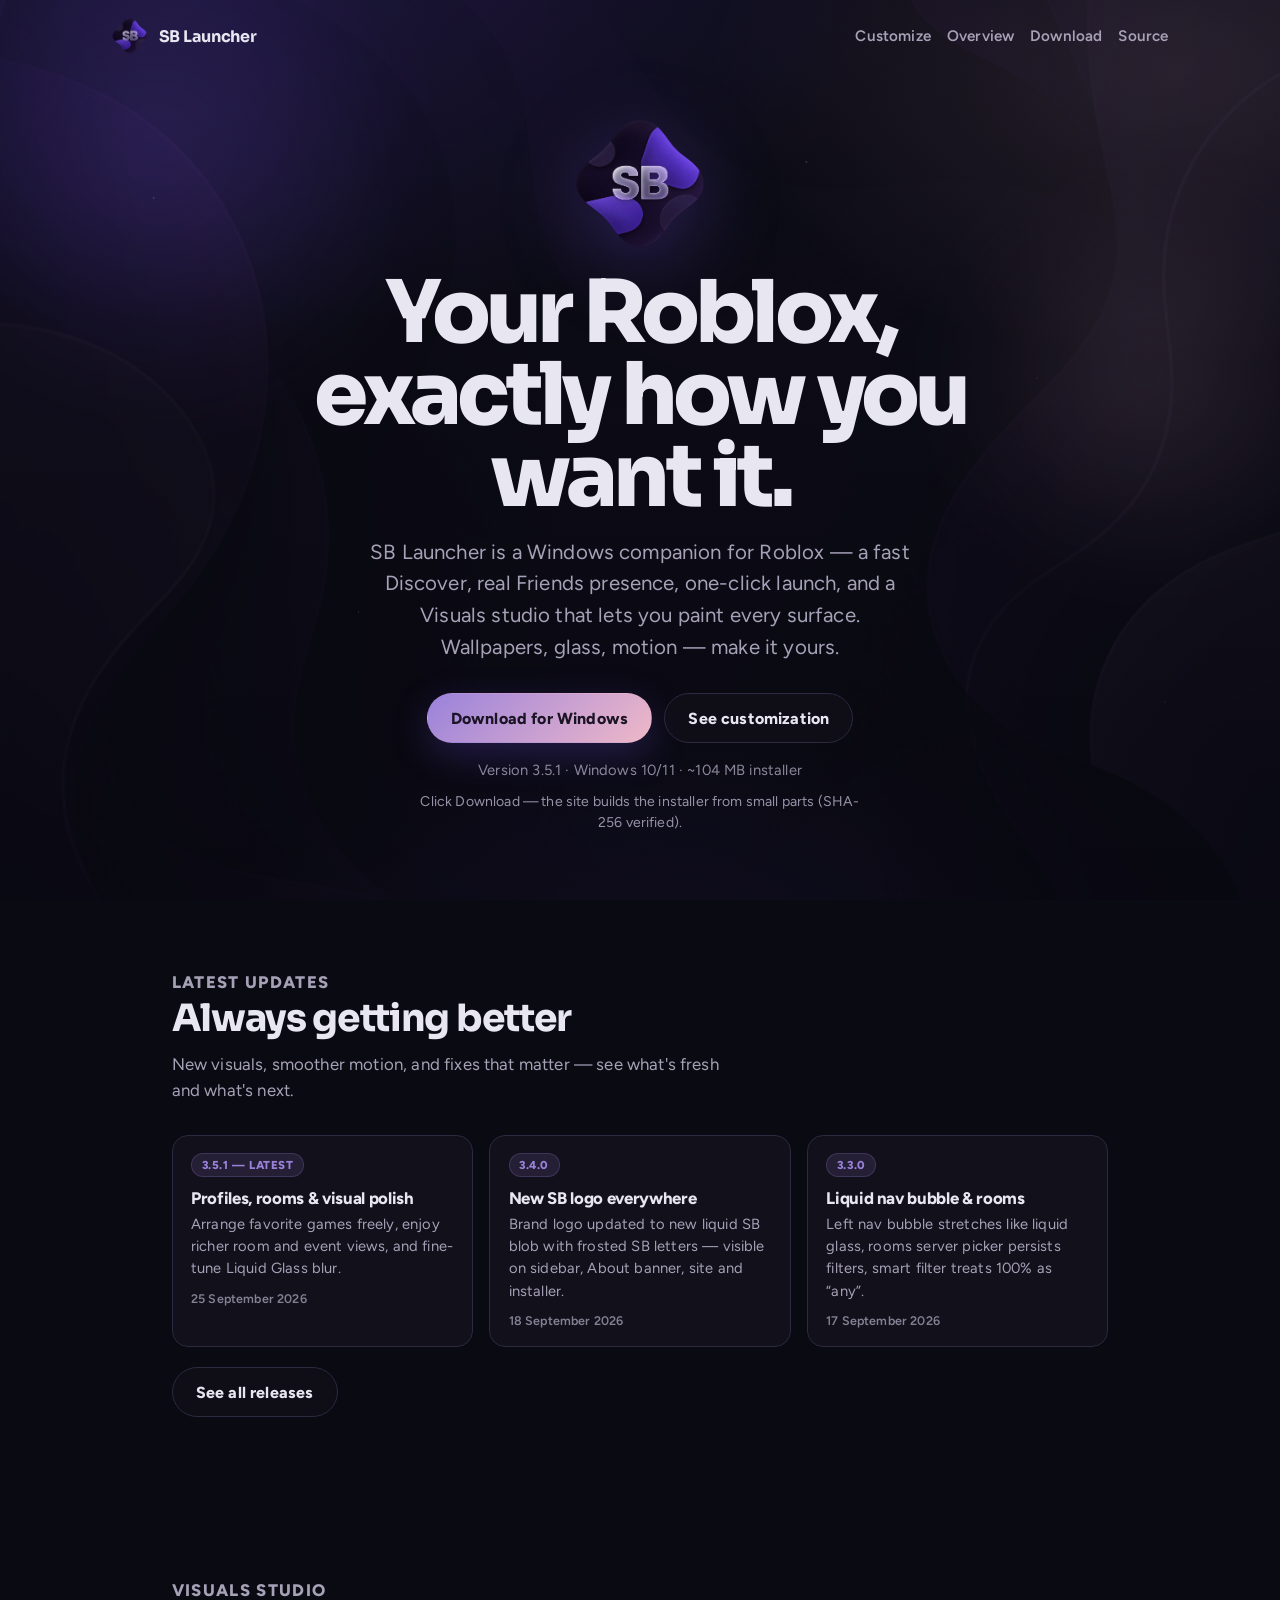
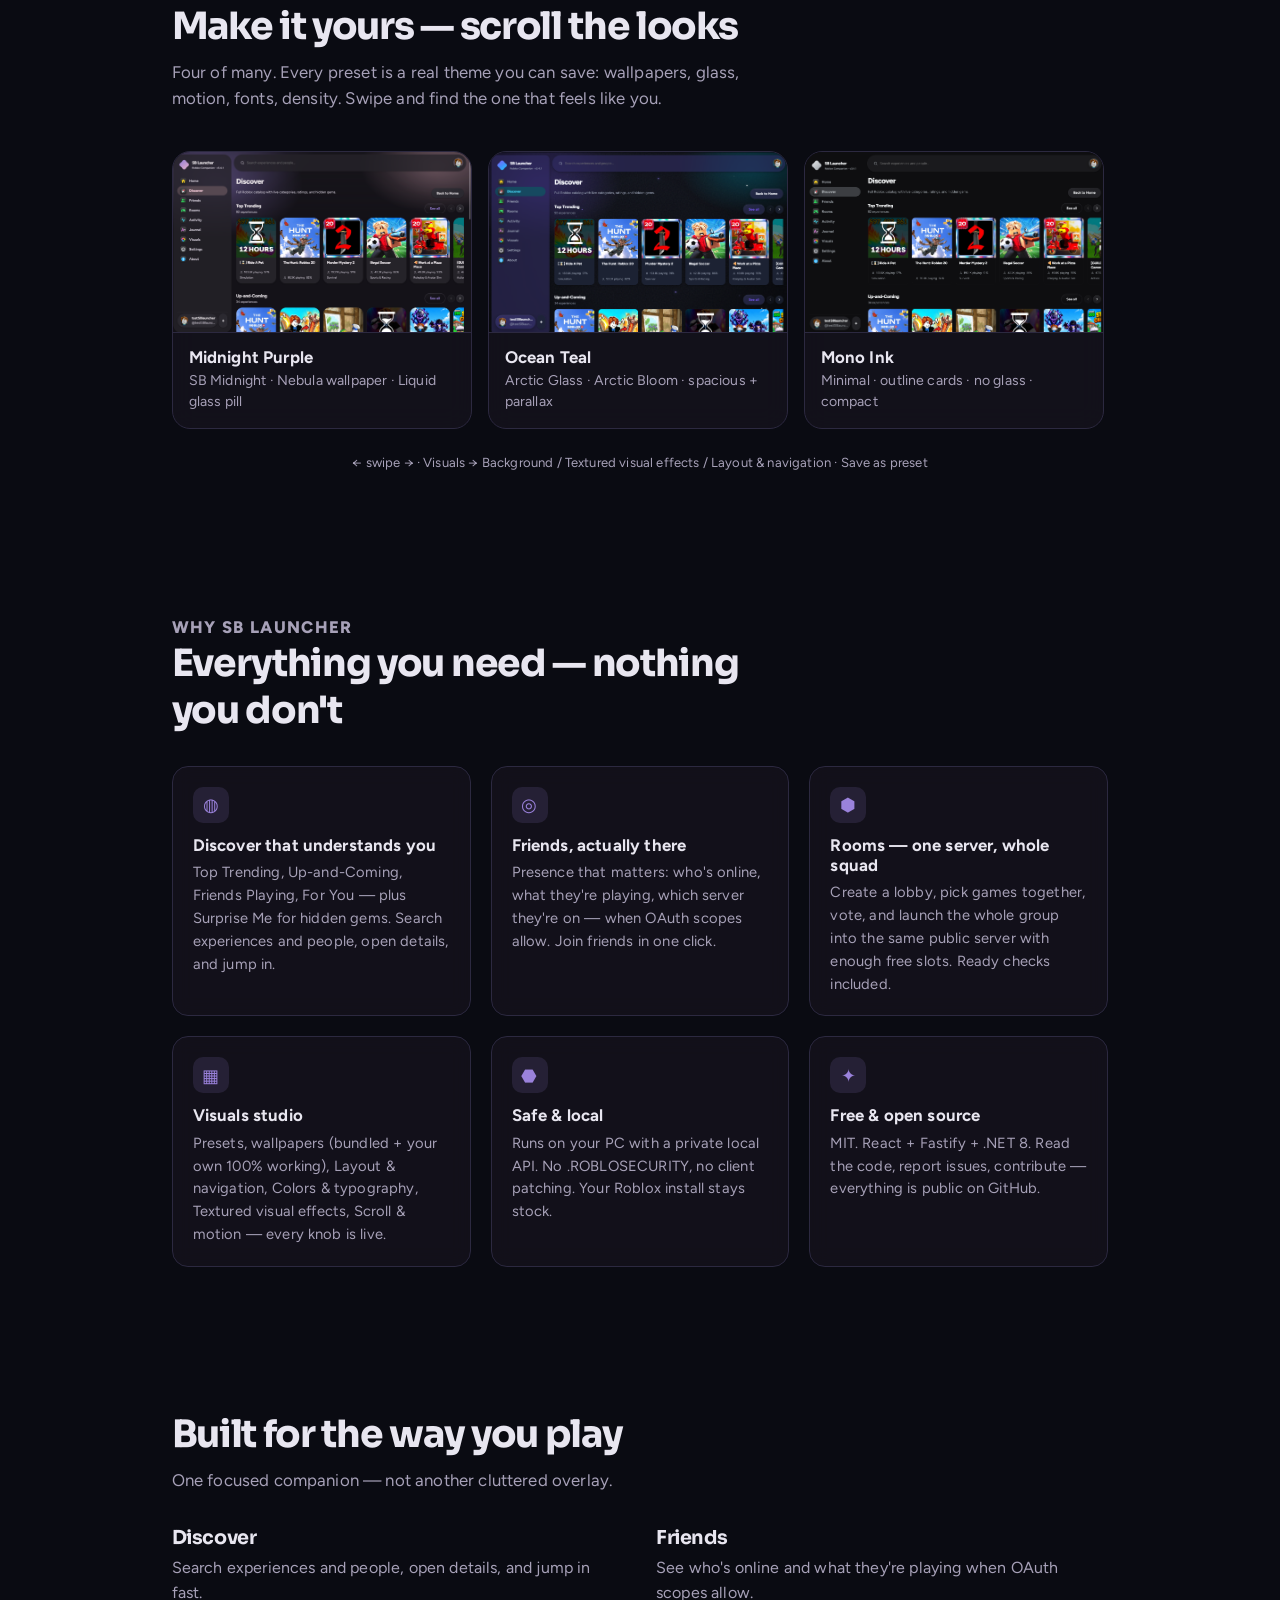
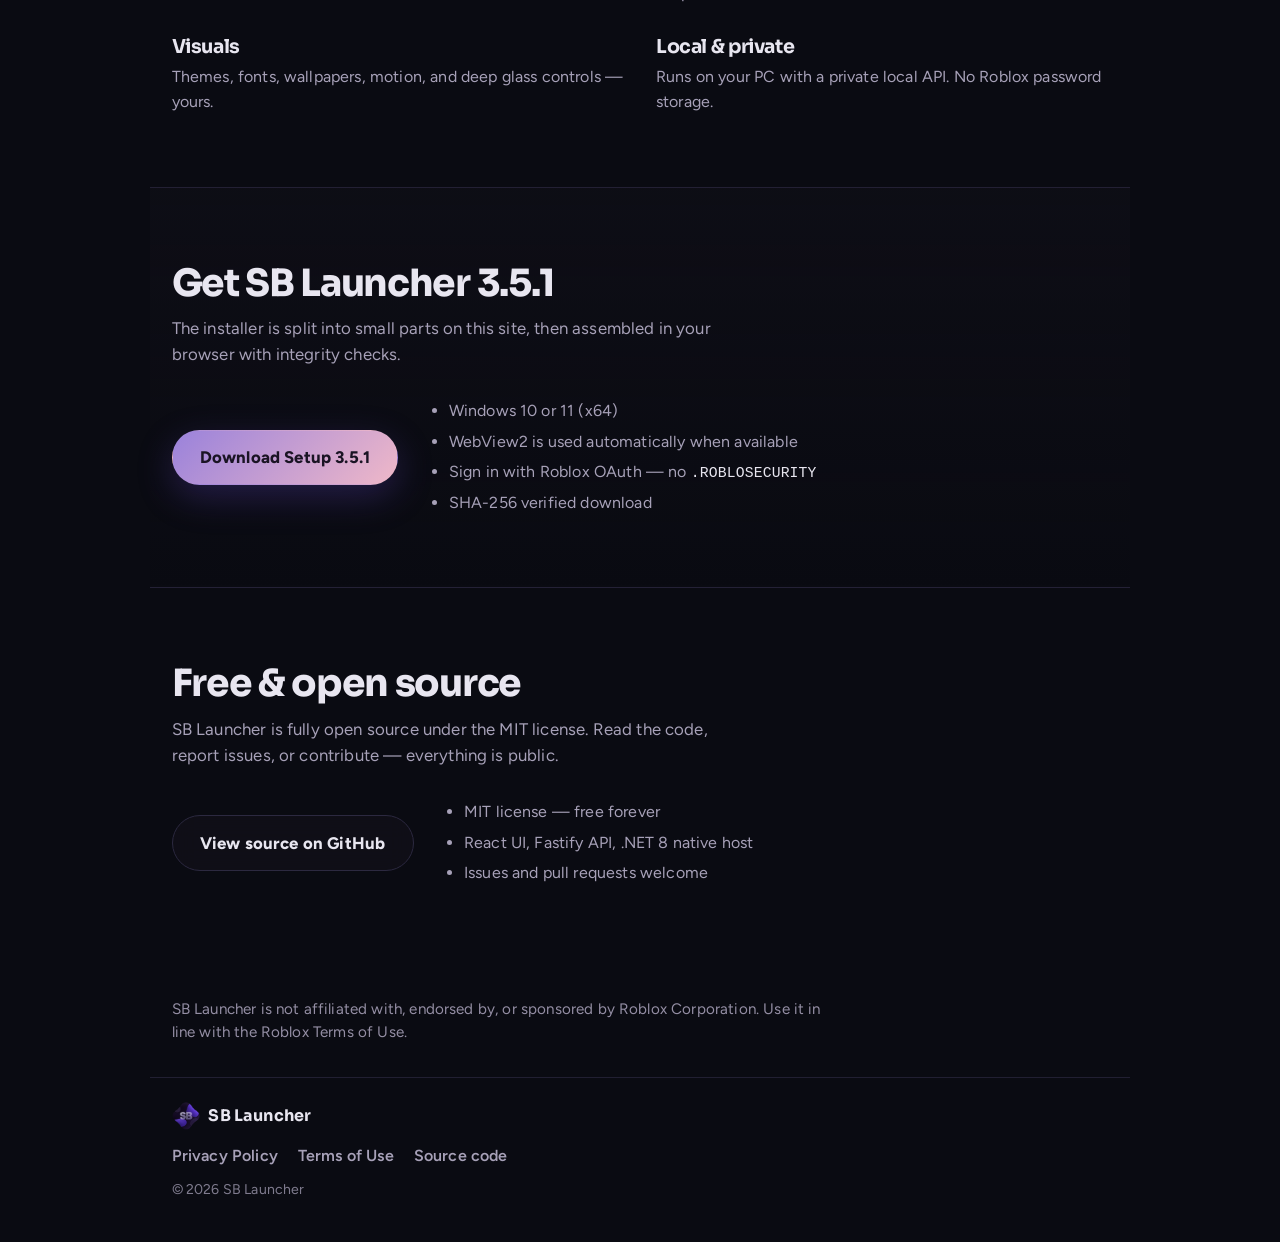
<file: index.html>
<!doctype html>
<html lang="en">
  <head>
    <meta charset="utf-8" />
    <meta name="viewport" content="width=device-width, initial-scale=1" />
    <title>SB Launcher — Your Roblox, exactly how you want it</title>
    <meta name="description" content="SB Launcher 3.5.1 — a Windows companion for Roblox with Material You, Frosted Glass and Liquid Glass customization." />
    <meta property="og:title" content="SB Launcher — Your Roblox, exactly how you want it" />
    <meta property="og:description" content="Discover experiences, launch with friends, and shape the interface. Themes, glass, wallpapers, and motion — yours." />
    <meta property="og:type" content="website" />
    <link rel="icon" type="image/png" href="./logo.png" />
    <link rel="preconnect" href="https://fonts.googleapis.com" />
    <link rel="preconnect" href="https://fonts.gstatic.com" crossorigin />
    <link href="https://fonts.googleapis.com/css2?family=Figtree:wght@400;500;600;700;800&family=Sora:wght@600;700;800&display=swap" rel="stylesheet" />
    <link rel="stylesheet" href="./styles.css" />
  </head>
  <body>
    <div class="bg-wavy" aria-hidden="true"></div>
    <div class="atmosphere" aria-hidden="true">
      <div class="orb orb-a"></div>
      <div class="orb orb-b"></div>
      <div class="stars"></div>
    </div>

    <header class="top">
      <a class="brand" href="./index.html">
        <img src="./logo.png" alt="" width="36" height="36" />
        <span>SB Launcher</span>
      </a>
      <nav class="top-nav">
        <a href="#customize">Customize</a>
        <a href="#overview">Overview</a>
        <a href="#download">Download</a>
        <a href="https://github.com/SBLauncherRBLX/sb-launcher" target="_blank" rel="noopener">Source</a>
      </nav>
    </header>

    <main>
      <section class="hero">
        <img class="hero-mark" src="./logo.png" alt="SB Launcher" width="148" height="148" />
        <h1 class="hero-brand">Your Roblox,<br />exactly how you want it.</h1>
        <p class="hero-lead">
          SB Launcher is a Windows companion for Roblox — a fast Discover, real Friends presence,
          one-click launch, and a Visuals studio that lets you paint every surface. Wallpapers, glass, motion — make it yours.
        </p>
        <div class="hero-actions">
          <a class="btn btn-primary" id="download-btn" href="#download" data-download-setup>Download for Windows</a>
          <a class="btn btn-ghost" href="#customize">See customization</a>
        </div>
        <p class="hero-meta">Version 3.5.1 · Windows 10/11 · ~104 MB installer</p>
        <p class="hero-hint" id="download-status">Click Download — the site builds the installer from small parts (SHA-256 verified).</p>
      </section>

      <section class="section" id="latest">
        <header class="section-head">
          <p class="eyebrow">Latest updates</p>
          <h2>Always getting better</h2>
          <p>New visuals, smoother motion, and fixes that matter — see what's fresh and what's next.</p>
        </header>
        <div class="updates-grid">
          <article class="update-card">
            <span class="update-badge">3.5.1 — Latest</span>
            <h3>Profiles, rooms & visual polish</h3>
            <p>Arrange favorite games freely, enjoy richer room and event views, and fine-tune Liquid Glass blur.</p>
            <span class="update-date">25 September 2026</span>
          </article>
          <article class="update-card">
            <span class="update-badge">3.4.0</span>
            <h3>New SB logo everywhere</h3>
            <p>Brand logo updated to new liquid SB blob with frosted SB letters — visible on sidebar, About banner, site and installer.</p>
            <span class="update-date">18 September 2026</span>
          </article>
          <article class="update-card">
            <span class="update-badge">3.3.0</span>
            <h3>Liquid nav bubble & rooms</h3>
            <p>Left nav bubble stretches like liquid glass, rooms server picker persists filters, smart filter treats 100% as “any”.</p>
            <span class="update-date">17 September 2026</span>
          </article>
        </div>
        <p class="section-cta"><a class="btn btn-ghost" href="https://github.com/SBLauncherRBLX/sb-launcher/releases" target="_blank" rel="noopener">See all releases</a></p>
      </section>

      <section class="section" id="customize">
        <header class="section-head">
          <p class="eyebrow">Visuals studio</p>
          <h2>Make it yours — scroll the looks</h2>
          <p>Four of many. Every preset is a real theme you can save: wallpapers, glass, motion, fonts, density. Swipe and find the one that feels like you.</p>
        </header>
        <div class="custom-carousel" role="region" aria-label="Customization variations">
          <article class="custom-card" data-theme="midnight">
            <div class="custom-preview"><img src="./assets/custom-01.png" alt="Midnight Purple — Discover" loading="lazy" /></div>
            <h3>Midnight Purple</h3>
            <p>SB Midnight · Nebula wallpaper · Liquid glass pill</p>
          </article>
          <article class="custom-card" data-theme="ocean">
            <div class="custom-preview"><img src="./assets/custom-02.png" alt="Ocean Teal — Discover" loading="lazy" /></div>
            <h3>Ocean Teal</h3>
            <p>Arctic Glass · Arctic Bloom · spacious + parallax</p>
          </article>
          <article class="custom-card" data-theme="mono">
            <div class="custom-preview"><img src="./assets/custom-03.png" alt="Mono Ink — Discover" loading="lazy" /></div>
            <h3>Mono Ink</h3>
            <p>Minimal · outline cards · no glass · compact</p>
          </article>
          <article class="custom-card" data-theme="custom">
            <div class="custom-preview"><img src="./assets/custom-04.png" alt="Custom theme — Discover" loading="lazy" /></div>
            <h3>Custom Theme</h3>
            <p>Your palette · your wallpaper · your glass — saved as preset</p>
          </article>
        </div>
        <p class="carousel-hint">← swipe → · Visuals → Background / Textured visual effects / Layout & navigation · Save as preset</p>
      </section>

      <section class="section" id="overview">
        <header class="section-head">
          <p class="eyebrow">Why SB Launcher</p>
          <h2>Everything you need — nothing you don't</h2>
        </header>
        <div class="overview-grid">
          <article class="overview-card">
            <div class="overview-icon">◍</div>
            <h3>Discover that understands you</h3>
            <p>Top Trending, Up-and-Coming, Friends Playing, For You — plus Surprise Me for hidden gems. Search experiences and people, open details, and jump in.</p>
          </article>
          <article class="overview-card">
            <div class="overview-icon">◎</div>
            <h3>Friends, actually there</h3>
            <p>Presence that matters: who's online, what they're playing, which server they're on — when OAuth scopes allow. Join friends in one click.</p>
          </article>
          <article class="overview-card">
            <div class="overview-icon">⬢</div>
            <h3>Rooms — one server, whole squad</h3>
            <p>Create a lobby, pick games together, vote, and launch the whole group into the same public server with enough free slots. Ready checks included.</p>
          </article>
          <article class="overview-card">
            <div class="overview-icon">▦</div>
            <h3>Visuals studio</h3>
            <p>Presets, wallpapers (bundled + your own 100% working), Layout & navigation, Colors & typography, Textured visual effects, Scroll & motion — every knob is live.</p>
          </article>
          <article class="overview-card">
            <div class="overview-icon">⬣</div>
            <h3>Safe & local</h3>
            <p>Runs on your PC with a private local API. No .ROBLOSECURITY, no client patching. Your Roblox install stays stock.</p>
          </article>
          <article class="overview-card">
            <div class="overview-icon">✦</div>
            <h3>Free & open source</h3>
            <p>MIT. React + Fastify + .NET 8. Read the code, report issues, contribute — everything is public on GitHub.</p>
          </article>
        </div>
      </section>

      <section class="section" id="features">
        <header class="section-head">
          <h2>Built for the way you play</h2>
          <p>One focused companion — not another cluttered overlay.</p>
        </header>
        <div class="feature-list">
          <article>
            <h3>Discover</h3>
            <p>Search experiences and people, open details, and jump in fast.</p>
          </article>
          <article>
            <h3>Friends</h3>
            <p>See who's online and what they're playing when OAuth scopes allow.</p>
          </article>
          <article>
            <h3>Visuals</h3>
            <p>Themes, fonts, wallpapers, motion, and deep glass controls — yours.</p>
          </article>
          <article>
            <h3>Local & private</h3>
            <p>Runs on your PC with a private local API. No Roblox password storage.</p>
          </article>
        </div>
      </section>

      <section class="section download-band" id="download">
        <header class="section-head">
          <h2>Get SB Launcher 3.5.1</h2>
          <p>The installer is split into small parts on this site, then assembled in your browser with integrity checks.</p>
        </header>
        <div class="download-row">
          <a class="btn btn-primary btn-lg" id="download-btn-2" href="#download" data-download-setup>Download Setup 3.5.1</a>
          <ul class="download-notes">
            <li>Windows 10 or 11 (x64)</li>
            <li>WebView2 is used automatically when available</li>
            <li>Sign in with Roblox OAuth — no <code>.ROBLOSECURITY</code></li>
            <li>SHA-256 verified download</li>
          </ul>
        </div>
      </section>

      <section class="section" id="opensource">
        <header class="section-head">
          <h2>Free & open source</h2>
          <p>SB Launcher is fully open source under the MIT license. Read the code, report issues, or contribute — everything is public.</p>
        </header>
        <div class="download-row">
          <a class="btn btn-ghost btn-lg" href="https://github.com/SBLauncherRBLX/sb-launcher" target="_blank" rel="noopener">View source on GitHub</a>
          <ul class="download-notes">
            <li>MIT license — free forever</li>
            <li>React UI, Fastify API, .NET 8 native host</li>
            <li>Issues and pull requests welcome</li>
          </ul>
        </div>
      </section>

      <section class="section disclaimer">
        <p>SB Launcher is not affiliated with, endorsed by, or sponsored by Roblox Corporation. Use it in line with the Roblox Terms of Use.</p>
      </section>
    </main>

    <footer class="foot">
      <div class="foot-brand">
        <img src="./logo.png" alt="" width="28" height="28" />
        <strong>SB Launcher</strong>
      </div>
      <div class="foot-links">
        <a href="./privacy.html">Privacy Policy</a>
        <a href="./terms.html">Terms of Use</a>
        <a href="https://github.com/SBLauncherRBLX/sb-launcher">Source code</a>
      </div>
      <p class="foot-copy">&copy; 2026 SB Launcher</p>
    </footer>
    <script src="./download.js"></script>
  </body>
</html>
</file>
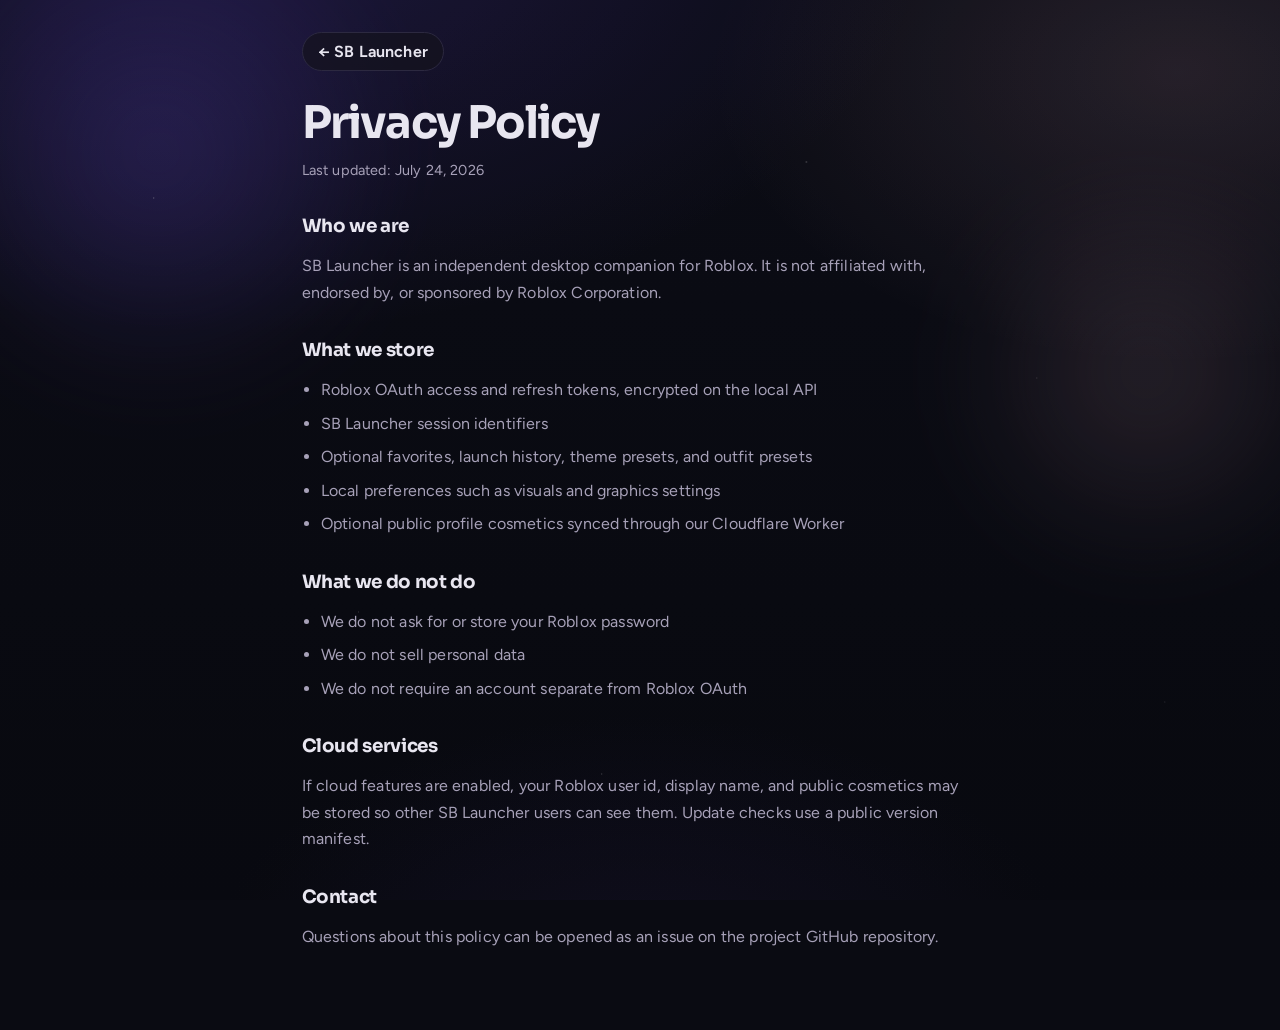
<file: privacy.html>
<!doctype html>
<html lang="en">
  <head>
    <meta charset="utf-8" />
    <meta name="viewport" content="width=device-width, initial-scale=1" />
    <title>Privacy Policy - SB Launcher</title>
    <link rel="icon" type="image/png" href="./logo.png" />
    <link rel="preconnect" href="https://fonts.googleapis.com" />
    <link rel="preconnect" href="https://fonts.gstatic.com" crossorigin />
    <link
      href="https://fonts.googleapis.com/css2?family=Figtree:wght@400;500;600;700;800&family=Sora:wght@500;600;700;800&display=swap"
      rel="stylesheet"
    />
    <link rel="stylesheet" href="./styles.css" />
  </head>
  <body>
    <div class="atmosphere" aria-hidden="true">
      <div class="orb orb-a"></div>
      <div class="orb orb-b"></div>
      <div class="stars"></div>
    </div>
    <main class="page narrow">
      <a class="back" href="./index.html">← SB Launcher</a>
      <h1>Privacy Policy</h1>
      <p class="meta">Last updated: July 24, 2026</p>

      <h2>Who we are</h2>
      <p>
        SB Launcher is an independent desktop companion for Roblox. It is not
        affiliated with, endorsed by, or sponsored by Roblox Corporation.
      </p>

      <h2>What we store</h2>
      <ul>
        <li>Roblox OAuth access and refresh tokens, encrypted on the local API</li>
        <li>SB Launcher session identifiers</li>
        <li>Optional favorites, launch history, theme presets, and outfit presets</li>
        <li>Local preferences such as visuals and graphics settings</li>
        <li>Optional public profile cosmetics synced through our Cloudflare Worker</li>
      </ul>

      <h2>What we do not do</h2>
      <ul>
        <li>We do not ask for or store your Roblox password</li>
        <li>We do not sell personal data</li>
        <li>We do not require an account separate from Roblox OAuth</li>
      </ul>

      <h2>Cloud services</h2>
      <p>
        If cloud features are enabled, your Roblox user id, display name, and
        public cosmetics may be stored so other SB Launcher users can see them.
        Update checks use a public version manifest.
      </p>

      <h2>Contact</h2>
      <p>
        Questions about this policy can be opened as an issue on the project
        GitHub repository.
      </p>
    </main>
  </body>
</html>
</file>
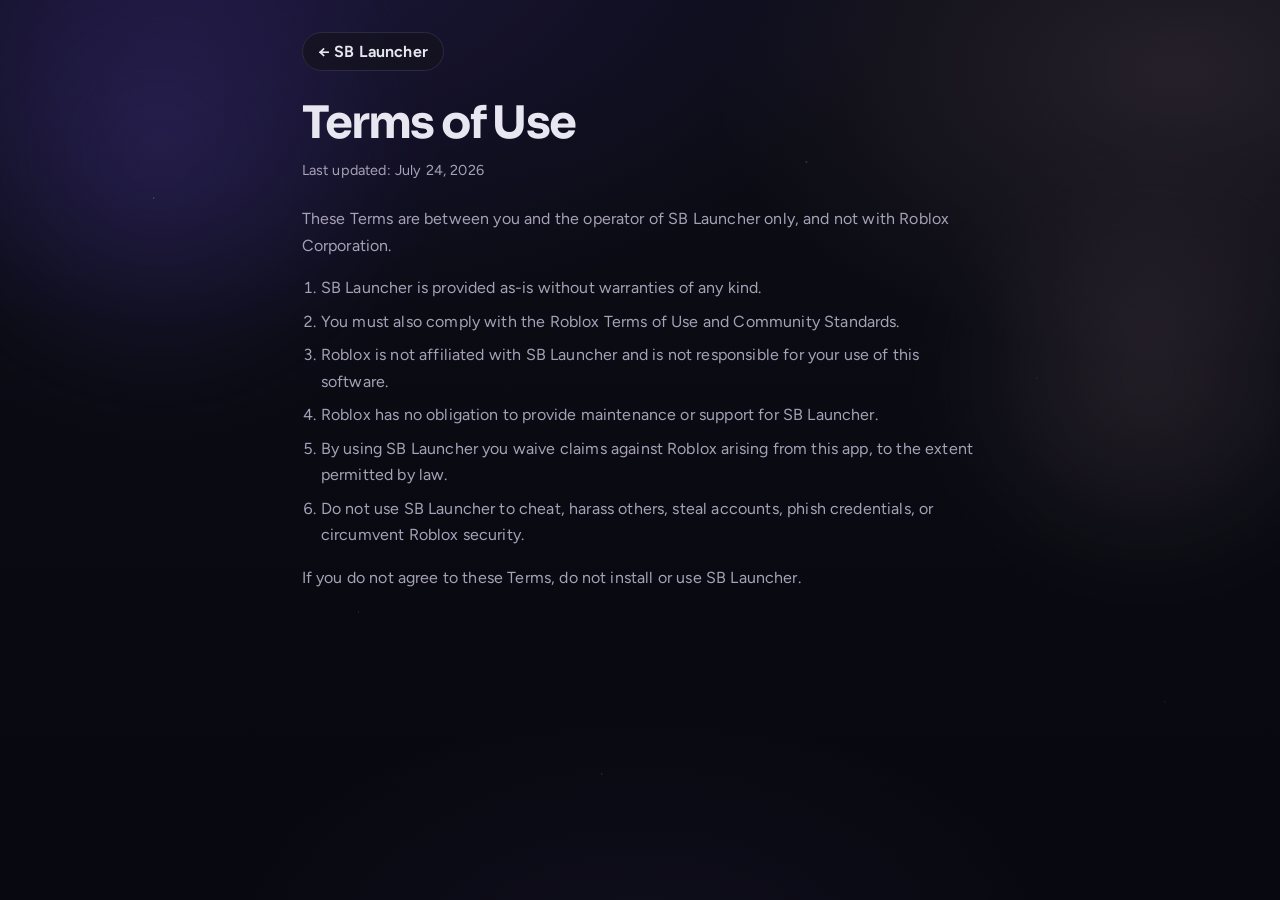
<file: terms.html>
<!doctype html>
<html lang="en">
  <head>
    <meta charset="utf-8" />
    <meta name="viewport" content="width=device-width, initial-scale=1" />
    <title>Terms of Use - SB Launcher</title>
    <link rel="icon" type="image/png" href="./logo.png" />
    <link rel="preconnect" href="https://fonts.googleapis.com" />
    <link rel="preconnect" href="https://fonts.gstatic.com" crossorigin />
    <link
      href="https://fonts.googleapis.com/css2?family=Figtree:wght@400;500;600;700;800&family=Sora:wght@500;600;700;800&display=swap"
      rel="stylesheet"
    />
    <link rel="stylesheet" href="./styles.css" />
  </head>
  <body>
    <div class="atmosphere" aria-hidden="true">
      <div class="orb orb-a"></div>
      <div class="orb orb-b"></div>
      <div class="stars"></div>
    </div>
    <main class="page narrow">
      <a class="back" href="./index.html">← SB Launcher</a>
      <h1>Terms of Use</h1>
      <p class="meta">Last updated: July 24, 2026</p>

      <p>
        These Terms are between you and the operator of SB Launcher only, and not
        with Roblox Corporation.
      </p>

      <ol>
        <li>SB Launcher is provided as-is without warranties of any kind.</li>
        <li>
          You must also comply with the Roblox Terms of Use and Community
          Standards.
        </li>
        <li>
          Roblox is not affiliated with SB Launcher and is not responsible for
          your use of this software.
        </li>
        <li>
          Roblox has no obligation to provide maintenance or support for SB
          Launcher.
        </li>
        <li>
          By using SB Launcher you waive claims against Roblox arising from this
          app, to the extent permitted by law.
        </li>
        <li>
          Do not use SB Launcher to cheat, harass others, steal accounts, phish
          credentials, or circumvent Roblox security.
        </li>
      </ol>

      <p>
        If you do not agree to these Terms, do not install or use SB Launcher.
      </p>
    </main>
  </body>
</html>
</file>
<file: styles.css>
:root {
  color-scheme: dark;
  --bg: #0a0b12;
  --ink: #e8e6f0;
  --muted: #a7a1b8;
  --line: #2c2940;
  --accent: #9a82db;
  --accent-2: #efb8c8;
  --surface: #15131d;
  --glow: #6b4fd8;
  --font-display: "Sora", "Segoe UI", sans-serif;
  --font-body: "Figtree", "Segoe UI", sans-serif;
  --ease: cubic-bezier(0.22, 1, 0.36, 1);
}

* {
  box-sizing: border-box;
}

html {
  scroll-behavior: smooth;
}

body {
  margin: 0;
  min-height: 100vh;
  font-family: var(--font-body);
  color: var(--ink);
  background: var(--bg);
  letter-spacing: 0.01em;
  -webkit-font-smoothing: antialiased;
  overflow-x: hidden;
}

.bg-wavy {
  position: fixed;
  inset: 0;
  z-index: -1;
  pointer-events: none;
  background: url("./assets/bg-wavy.png") center / cover no-repeat, linear-gradient(180deg, #0c0d16 0%, #090a10 100%);
  opacity: 0.52;
  filter: saturate(1.15) brightness(0.92);
}

.atmosphere {
  position: fixed;
  inset: 0;
  z-index: 0;
  pointer-events: none;
  overflow: hidden;
  background:
    radial-gradient(1200px 700px at 18% -8%, #5b3fc840, transparent 58%),
    radial-gradient(900px 560px at 92% 8%, #efb8c822, transparent 52%),
    radial-gradient(800px 500px at 50% 110%, #2a1f5540, transparent 55%),
    linear-gradient(180deg, #0c0d16 0%, #090a10 100%);
  opacity: 0.88;
}

.orb {
  position: absolute;
  border-radius: 50%;
  filter: blur(40px);
  opacity: 0.55;
  animation: drift 18s var(--ease) infinite alternate;
}

.orb-a {
  width: 42vw;
  height: 42vw;
  max-width: 520px;
  max-height: 520px;
  left: -8%;
  top: -12%;
  background: radial-gradient(circle, #7c5cff66, transparent 70%);
}

.orb-b {
  width: 36vw;
  height: 36vw;
  max-width: 420px;
  max-height: 420px;
  right: -6%;
  top: 18%;
  background: radial-gradient(circle, #efb8c844, transparent 70%);
  animation-delay: -6s;
}

.stars {
  position: absolute;
  inset: 0;
  background-image:
    radial-gradient(1.2px 1.2px at 12% 22%, #ffffff88, transparent),
    radial-gradient(1px 1px at 28% 68%, #ffffff66, transparent),
    radial-gradient(1.4px 1.4px at 63% 18%, #ffffff77, transparent),
    radial-gradient(1px 1px at 81% 42%, #ffffff55, transparent),
    radial-gradient(1.2px 1.2px at 47% 86%, #ffffff66, transparent),
    radial-gradient(1px 1px at 91% 78%, #ffffff44, transparent);
  opacity: 0.55;
  animation: twinkle 7s ease-in-out infinite alternate;
}

@keyframes drift {
  from {
    transform: translate3d(0, 0, 0) scale(1);
  }
  to {
    transform: translate3d(3%, 4%, 0) scale(1.06);
  }
}

@keyframes twinkle {
  from {
    opacity: 0.35;
  }
  to {
    opacity: 0.7;
  }
}

@keyframes rise {
  from {
    opacity: 0;
    transform: translateY(18px);
  }
  to {
    opacity: 1;
    transform: translateY(0);
  }
}

.top,
main,
.foot {
  position: relative;
  z-index: 1;
}

.top {
  display: flex;
  align-items: center;
  justify-content: space-between;
  gap: 1rem;
  max-width: 1100px;
  margin: 0 auto;
  padding: 1.15rem 1.35rem 0.5rem;
  animation: rise 0.7s var(--ease) both;
}

.brand {
  display: inline-flex;
  align-items: center;
  gap: 0.7rem;
  text-decoration: none;
  color: var(--ink);
  font-family: var(--font-display);
  font-weight: 700;
  letter-spacing: -0.02em;
}

.brand img {
  width: 36px;
  height: 36px;
  object-fit: contain;
}

.top-nav {
  display: flex;
  flex-wrap: wrap;
  gap: 0.35rem 1rem;
}

.top-nav a {
  color: var(--muted);
  text-decoration: none;
  font-weight: 600;
  font-size: 0.95rem;
}

.top-nav a:hover {
  color: var(--ink);
}

.hero {
  min-height: min(92vh, 920px);
  display: flex;
  flex-direction: column;
  align-items: center;
  justify-content: center;
  text-align: center;
  padding: 3.5rem 1.35rem 4rem;
  max-width: 820px;
  margin: 0 auto;
}

.hero-mark {
  width: clamp(96px, 18vw, 132px);
  height: auto;
  margin-bottom: 1.35rem;
  filter: drop-shadow(0 18px 40px #6b4fd855);
  animation: rise 0.8s var(--ease) 0.05s both;
}

.hero-brand {
  margin: 0;
  font-family: var(--font-display);
  font-size: clamp(3rem, 9vw, 5.4rem);
  font-weight: 800;
  letter-spacing: -0.055em;
  line-height: 0.95;
  animation: rise 0.85s var(--ease) 0.12s both;
}

.hero-lead {
  margin: 1.15rem 0 0;
  max-width: 34rem;
  color: var(--muted);
  font-size: clamp(1.05rem, 2.2vw, 1.28rem);
  line-height: 1.55;
  animation: rise 0.9s var(--ease) 0.18s both;
}

.hero-actions {
  display: flex;
  flex-wrap: wrap;
  gap: 0.75rem;
  justify-content: center;
  margin-top: 1.85rem;
  animation: rise 0.95s var(--ease) 0.24s both;
}

.hero-badge {
  display: inline-flex;
  align-items: center;
  padding: 0.38rem 0.85rem;
  border-radius: 999px;
  background: color-mix(in srgb, var(--accent) 14%, transparent);
  border: 1px solid color-mix(in srgb, var(--accent) 22%, transparent);
  color: var(--accent);
  font-size: 0.82rem;
  font-weight: 700;
  letter-spacing: 0.04em;
  text-transform: uppercase;
  margin-bottom: 1rem;
  animation: rise 0.75s var(--ease) both;
}

.hero-shot {
  margin-top: 2.2rem;
  width: min(100%, 640px);
  border-radius: 18px;
  overflow: hidden;
  border: 1px solid color-mix(in srgb, var(--line) 70%, transparent);
  background: color-mix(in srgb, var(--surface) 72%, transparent);
  backdrop-filter: blur(18px);
  box-shadow: 0 20px 50px rgba(0,0,0,0.35);
  animation: rise 1.05s var(--ease) 0.36s both;
}

.hero-shot-bar {
  height: 28px;
  display: flex;
  align-items: center;
  gap: 6px;
  padding: 0 12px;
  background: color-mix(in srgb, var(--surface) 88%, transparent);
  border-bottom: 1px solid var(--line);
}

.hero-shot-bar span {
  width: 10px;
  height: 10px;
  border-radius: 50%;
  background: var(--line);
}

.hero-shot-bar span:nth-child(1) { background: #ff5f56; }
.hero-shot-bar span:nth-child(2) { background: #ffbd2e; }
.hero-shot-bar span:nth-child(3) { background: #27c93f; }

.hero-shot-body {
  display: grid;
  grid-template-columns: 72px 1fr;
  gap: 0;
  min-height: 180px;
}

.hero-shot-sidebar {
  padding: 12px 8px;
  border-right: 1px solid var(--line);
  display: grid;
  gap: 10px;
  align-content: start;
}

.hero-dot {
  width: 32px;
  height: 32px;
  border-radius: 50%;
  background: var(--accent);
  opacity: 0.9;
}

.hero-line {
  height: 8px;
  border-radius: 99px;
  background: var(--line);
}

.hero-line.short { width: 60%; }
.hero-line.wide { width: 88%; height: 10px; background: var(--accent); opacity: 0.9; }

.hero-grid {
  display: grid;
  grid-template-columns: repeat(4, 1fr);
  gap: 8px;
  margin-top: 12px;
}

.hero-grid span {
  aspect-ratio: 4/3;
  border-radius: 10px;
  background: color-mix(in srgb, var(--accent) 14%, var(--surface));
  border: 1px solid var(--line);
}

.eyebrow {
  margin: 0 0 0.6rem;
  color: var(--accent);
  font-size: 0.82rem;
  font-weight: 800;
  letter-spacing: 0.08em;
  text-transform: uppercase;
}

.custom-carousel {
  display: flex;
  gap: 1rem;
  overflow-x: auto;
  scroll-snap-type: x mandatory;
  padding: 0.5rem 0 1rem;
  scrollbar-width: thin;
  -webkit-overflow-scrolling: touch;
}

.custom-card {
  flex: 0 0 300px;
  scroll-snap-align: start;
  border: 1px solid var(--line);
  border-radius: 18px;
  overflow: hidden;
  background: color-mix(in srgb, var(--surface) 82%, transparent);
  backdrop-filter: blur(12px);
  padding: 0;
}

.custom-preview {
  height: 180px;
  background: var(--preview-bg);
  padding: 12px;
  display: grid;
  gap: 8px;
  align-content: start;
  border-bottom: 1px solid var(--line);
}

.custom-preview:has(img) {
  padding: 0;
  height: auto;
  background: transparent;
  display: block;
  border-bottom: 1px solid var(--line);
}

.custom-preview img {
  width: 100%;
  height: 180px;
  object-fit: cover;
  object-position: top;
  display: block;
}

.preview-top {
  display: flex;
  align-items: center;
  justify-content: space-between;
  gap: 8px;
  background: color-mix(in srgb, var(--preview-bg) 60%, black);
  border: 1px solid color-mix(in srgb, var(--line) 60%, transparent);
  border-radius: 999px;
  padding: 6px 10px;
}

.preview-search {
  font-size: 0.7rem;
  color: var(--muted);
  white-space: nowrap;
  overflow: hidden;
  text-overflow: ellipsis;
}

.preview-avatar {
  width: 22px;
  height: 22px;
  border-radius: 50%;
  background: var(--preview-accent);
  flex: 0 0 22px;
}

.preview-title {
  margin: 8px 0 0;
  font-size: 0.85rem;
  font-weight: 700;
  color: var(--ink);
}

.preview-rail {
  display: flex;
  gap: 6px;
  margin-top: 4px;
}

.preview-rail span {
  flex: 1;
  height: 68px;
  border-radius: 10px;
  background: color-mix(in srgb, var(--preview-accent) 18%, var(--surface));
  border: 1px solid color-mix(in srgb, var(--line) 50%, transparent);
}

.custom-card h3 {
  margin: 0.9rem 1rem 0.25rem;
  font-size: 1.05rem;
}

.custom-card p {
  margin: 0 1rem 1rem;
  color: var(--muted);
  font-size: 0.88rem;
  line-height: 1.45;
}

.carousel-hint {
  margin: 0.6rem 0 0;
  color: var(--muted);
  font-size: 0.82rem;
  text-align: center;
}

.overview-grid {
  display: grid;
  grid-template-columns: repeat(3, minmax(0, 1fr));
  gap: 1.25rem;
}

.overview-card {
  border: 1px solid var(--line);
  border-radius: 16px;
  padding: 1.25rem;
  background: color-mix(in srgb, var(--surface) 78%, transparent);
  backdrop-filter: blur(10px);
}

.overview-icon {
  width: 36px;
  height: 36px;
  display: grid;
  place-items: center;
  border-radius: 10px;
  background: color-mix(in srgb, var(--accent) 14%, transparent);
  color: var(--accent);
  font-size: 1.1rem;
  margin-bottom: 0.75rem;
}

.overview-card h3 {
  margin: 0 0 0.4rem;
  font-size: 1.05rem;
}

.overview-card p {
  margin: 0;
  color: var(--muted);
  line-height: 1.55;
  font-size: 0.92rem;
}

.updates-grid {
  display: grid;
  grid-template-columns: repeat(3, minmax(0, 1fr));
  gap: 1rem;
}

.update-card {
  border: 1px solid var(--line);
  border-radius: 16px;
  padding: 1.1rem 1.15rem;
  background: color-mix(in srgb, var(--surface) 84%, transparent);
  backdrop-filter: blur(10px);
}

.update-badge {
  display: inline-flex;
  align-items: center;
  padding: 0.22rem 0.6rem;
  border-radius: 999px;
  background: color-mix(in srgb, var(--accent) 14%, transparent);
  border: 1px solid color-mix(in srgb, var(--accent) 22%, transparent);
  color: var(--accent);
  font-size: 0.72rem;
  font-weight: 800;
  letter-spacing: 0.05em;
  text-transform: uppercase;
}

.update-card h3 {
  margin: 0.7rem 0 0.35rem;
  font-size: 1.05rem;
  font-weight: 750;
  letter-spacing: -0.02em;
}

.update-card p {
  margin: 0;
  color: var(--muted);
  font-size: 0.92rem;
  line-height: 1.5;
}

.update-date {
  display: inline-block;
  margin-top: 0.7rem;
  color: color-mix(in srgb, var(--muted) 78%, transparent);
  font-size: 0.78rem;
  font-weight: 600;
}

.section-cta {
  margin-top: 1.25rem;
}

.hero-meta {
  margin: 1.1rem 0 0;
  color: color-mix(in srgb, var(--muted) 82%, transparent);
  font-size: 0.92rem;
  animation: rise 1s var(--ease) 0.3s both;
}

.btn {
  display: inline-flex;
  align-items: center;
  justify-content: center;
  text-decoration: none;
  border-radius: 999px;
  padding: 0.9rem 1.45rem;
  font-weight: 750;
  letter-spacing: 0.01em;
  border: 1px solid transparent;
  transition:
    transform 220ms var(--ease),
    background 220ms var(--ease),
    border-color 220ms var(--ease),
    box-shadow 220ms var(--ease);
}

.btn:hover {
  transform: translateY(-2px);
}

.btn:active {
  transform: translateY(0) scale(0.98);
}

.btn-primary {
  color: #1a1424;
  background: linear-gradient(135deg, var(--accent), var(--accent-2));
  box-shadow: 0 12px 36px #6b4fd844;
}

.btn-primary:hover {
  box-shadow: 0 16px 42px #6b4fd866;
}

.btn-ghost {
  color: var(--ink);
  background: color-mix(in srgb, var(--surface) 55%, transparent);
  border-color: var(--line);
  backdrop-filter: blur(12px);
}

.btn-lg {
  padding: 1.05rem 1.7rem;
  font-size: 1.05rem;
}

.section {
  max-width: 980px;
  margin: 0 auto;
  padding: 4.5rem 1.35rem;
}

.section-head {
  max-width: 36rem;
  margin-bottom: 2rem;
}

.section-head h2 {
  margin: 0 0 0.55rem;
  font-family: var(--font-display);
  font-size: clamp(1.7rem, 3.5vw, 2.35rem);
  letter-spacing: -0.035em;
  font-weight: 750;
}

.section-head p {
  margin: 0;
  color: var(--muted);
  font-size: 1.05rem;
  line-height: 1.55;
}

.feature-list {
  display: grid;
  grid-template-columns: repeat(2, minmax(0, 1fr));
  gap: 1.75rem 2rem;
}

.feature-list article h3 {
  margin: 0 0 0.4rem;
  font-family: var(--font-display);
  font-size: 1.2rem;
  letter-spacing: -0.02em;
}

.feature-list article p {
  margin: 0;
  color: var(--muted);
  line-height: 1.55;
}

.download-band {
  border-top: 1px solid color-mix(in srgb, var(--line) 75%, transparent);
  border-bottom: 1px solid color-mix(in srgb, var(--line) 75%, transparent);
  background: linear-gradient(
    180deg,
    color-mix(in srgb, var(--surface) 35%, transparent),
    transparent
  );
}

.download-row {
  display: grid;
  grid-template-columns: auto 1fr;
  gap: 1.5rem 2rem;
  align-items: center;
}

.download-notes {
  margin: 0;
  padding-left: 1.15rem;
  color: var(--muted);
  line-height: 1.55;
}

.download-notes li + li {
  margin-top: 0.35rem;
}

.download-notes code {
  font-family: ui-monospace, Consolas, monospace;
  color: var(--ink);
  font-size: 0.92em;
}

.disclaimer {
  padding-top: 2.5rem;
  padding-bottom: 2rem;
}

.disclaimer p {
  margin: 0;
  max-width: 42rem;
  color: color-mix(in srgb, var(--muted) 88%, transparent);
  font-size: 0.95rem;
  line-height: 1.55;
}

.foot {
  max-width: 980px;
  margin: 0 auto;
  padding: 1.5rem 1.35rem 2.75rem;
  display: grid;
  gap: 1rem;
  border-top: 1px solid color-mix(in srgb, var(--line) 70%, transparent);
}

.foot-brand {
  display: inline-flex;
  align-items: center;
  gap: 0.55rem;
  font-family: var(--font-display);
}

.foot-brand img {
  width: 28px;
  height: 28px;
  object-fit: contain;
}

.foot-links {
  display: flex;
  flex-wrap: wrap;
  gap: 0.85rem 1.25rem;
}

.foot-links a {
  color: var(--muted);
  text-decoration: none;
  font-weight: 600;
}

.foot-links a:hover {
  color: var(--ink);
}

.foot-copy {
  margin: 0;
  color: color-mix(in srgb, var(--muted) 75%, transparent);
  font-size: 0.88rem;
}

/* Legal pages */
.page {
  max-width: 760px;
  margin: 0 auto;
  padding: 2rem 1.35rem 4rem;
  position: relative;
  z-index: 1;
}

.page.narrow {
  max-width: 720px;
}

.page h1 {
  margin: 0 0 0.5rem;
  font-family: var(--font-display);
  font-size: clamp(2rem, 5vw, 2.8rem);
  letter-spacing: -0.04em;
}

.page h2 {
  margin: 2rem 0 0.65rem;
  font-family: var(--font-display);
  font-size: 1.15rem;
  letter-spacing: -0.02em;
}

.page p,
.page li {
  color: var(--muted);
  line-height: 1.65;
}

.meta {
  margin: 0 0 1.5rem;
  color: color-mix(in srgb, var(--muted) 80%, transparent);
  font-size: 0.9rem;
}

.back {
  display: inline-flex;
  align-items: center;
  text-decoration: none;
  color: var(--ink);
  border: 1px solid var(--line);
  background: color-mix(in srgb, var(--surface) 70%, transparent);
  border-radius: 999px;
  padding: 0.55rem 0.95rem;
  font-weight: 650;
  margin-bottom: 1.5rem;
}

.back:hover {
  border-color: color-mix(in srgb, var(--accent) 45%, var(--line));
}

.page code {
  font-family: ui-monospace, Consolas, monospace;
  color: var(--ink);
}

.page ol,
.page ul {
  padding-left: 1.2rem;
}

.page li + li {
  margin-top: 0.45rem;
}

@media (max-width: 760px) {
  .top-nav {
    display: none;
  }

  .feature-list,
  .download-row,
  .updates-grid,
  .overview-grid {
    grid-template-columns: 1fr;
  }

  .custom-card {
    flex: 0 0 84%;
  }

  .hero {
    min-height: auto;
    padding-top: 3rem;
    padding-bottom: 3.5rem;
  }
}

@media (prefers-reduced-motion: reduce) {
  .orb,
  .stars,
  .hero-mark,
  .hero-brand,
  .hero-lead,
  .hero-actions,
  .hero-meta,
  .hero-hint,
  .top {
    animation: none !important;
  }

  .btn:hover {
    transform: none;
  }
}

.hero-hint {
  margin: 0.85rem 0 0;
  max-width: 28rem;
  color: color-mix(in srgb, var(--muted) 90%, transparent);
  font-size: 0.88rem;
  line-height: 1.45;
  animation: rise 1s var(--ease) 0.34s both;
}

.btn.is-busy,
.btn[aria-disabled="true"] {
  opacity: 0.65;
  pointer-events: none;
}
</file>
